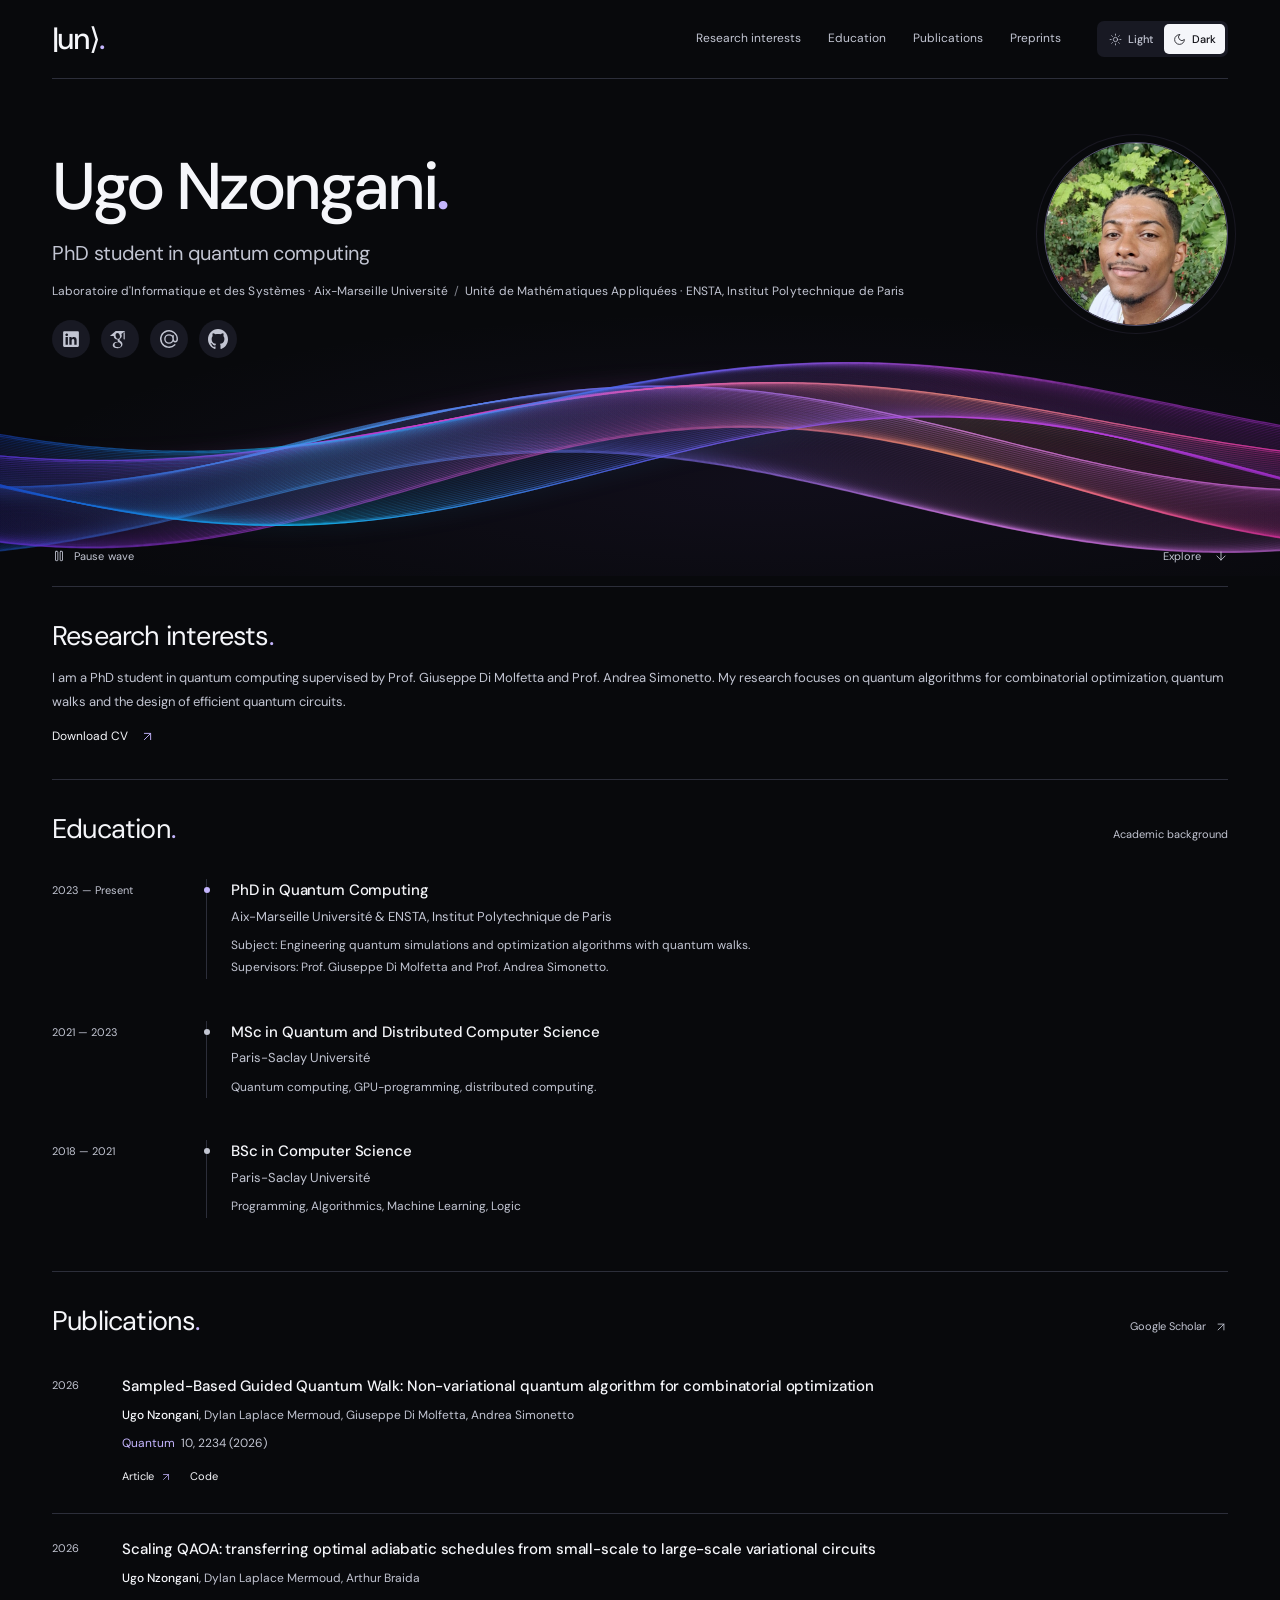
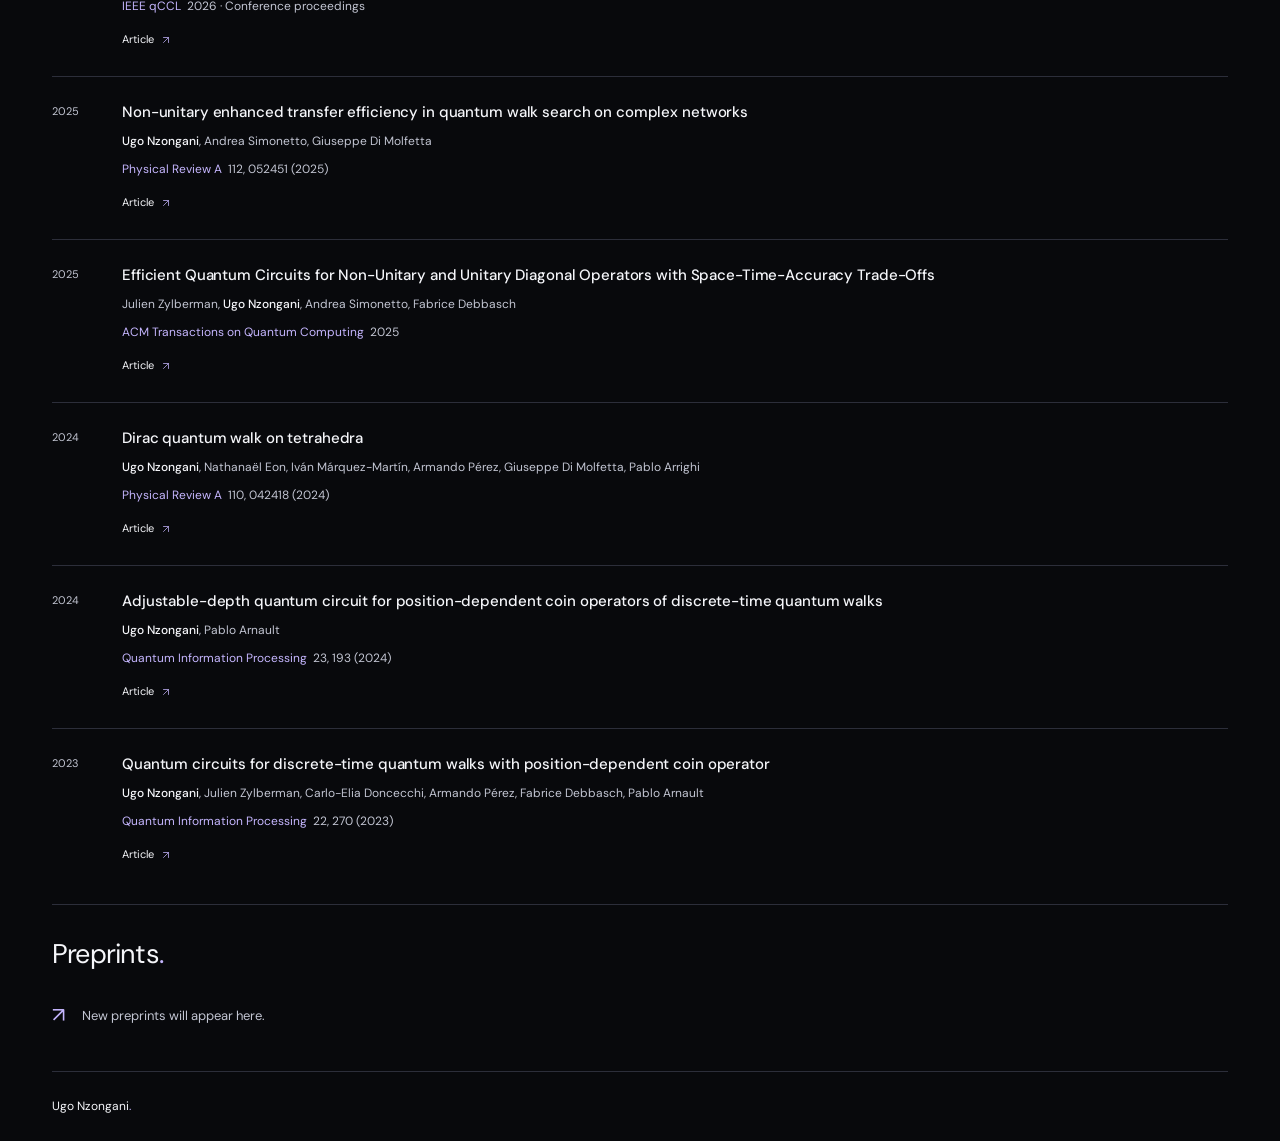
<file: docs/index.html>
<!doctype html>
<html lang="en">
<head>
  <meta charset="utf-8">
  <meta name="viewport" content="width=device-width,initial-scale=1">
  <meta name="color-scheme" content="dark light">
  <meta name="description" content="Ugo Nzongani — quantum computing, quantum walks and combinatorial optimization.">
  <meta name="author" content="Ugo Nzongani">
  <title>Ugo Nzongani — Quantum Computing</title>
  <link rel="icon" type="image/svg+xml" href="assets/profile.svg">
  <link rel="stylesheet" href="fonts.css">
  <link rel="stylesheet" href="styles.css">
  <script defer src="site-data.js"></script>
  <script defer src="app.js"></script>
</head>
<body>
<div id="researcher-page" class="op-page" data-mode="dark" lang="en">
  <header class="op-header">
    <a class="op-brand" href="#home" aria-label="Ugo Nzongani, home">un<span>.</span></a>
    <nav class="op-nav" aria-label="Main navigation">
      <a href="#research-interests">Research interests</a>
      <a href="#education">Education</a>
      <a href="#publications">Publications</a>
      <a href="#preprints">Preprints</a>
    </nav>
    <div class="op-appearance" role="group" aria-label="Appearance">
      <button type="button" class="" data-theme="light" aria-pressed="false"><span class="icon icon-sun" aria-hidden="true"></span><span>Light</span></button>
      <button type="button" class="" data-theme="dark" aria-pressed="true"><span class="icon icon-moon" aria-hidden="true"></span><span>Dark</span></button>
    </div>
  </header>

  <main>
    <section class="op-hero" id="home" aria-label="Ugo Nzongani’s profile">
      <div class="op-profile">
        <div class="op-intro">
          <h1 id="profile-name">Ugo Nzongani<span>.</span>
</h1>
          <p class="op-title" id="profile-title">PhD Candidate in Quantum Computing</p>
          <p class="op-affiliation" id="profile-affiliations">LIS · Aix-Marseille University <span aria-hidden="true">/</span> ENSTA Paris</p>
          <div id="profile-socials" class="op-socials" aria-label="Profiles and contact"></div>
</div>

        <div class="op-portrait-area"><div class="op-portrait"><img id="profile-photo" src="assets/profile.svg" alt="Ugo Nzongani" width="184" height="184" decoding="async" fetchpriority="high"></div></div>
</div>

      <div class="op-wave-field" aria-hidden="true"><canvas id="op-wave"></canvas></div>
      <div class="op-hero-bottom">
<button type="button" id="op-motion" class="op-motion" aria-label="Pause wave animation"><span id="op-motion-pause" class="op-motion-icon" aria-hidden="true"><span class="icon icon-pause" aria-hidden="true"></span></span><span id="op-motion-play" class="op-motion-icon" aria-hidden="true" hidden><span class="icon icon-play" aria-hidden="true"></span></span><span id="op-motion-label">Pause wave</span></button><a href="#education" aria-label="Discover my background and publications"><span>Explore</span><span class="icon icon-arrow-down" aria-hidden="true"></span></a>
</div>
    </section>

    <section class="op-about op-section" id="research-interests" aria-labelledby="op-interests-heading">
      <div class="op-editorial-heading"><h2 id="op-interests-heading">Research interests<span>.</span>
</h2></div>
      <div class="op-about-copy">
<div id="research-paragraphs"></div>
<a id="profile-cv" class="op-inline-link" href="uploads/resume.pdf" target="_blank" rel="noopener noreferrer">Download CV <span class="icon icon-arrow-up-right" aria-hidden="true"></span></a>
</div></section>

    <section class="op-education op-section" id="education" aria-labelledby="op-education-heading">
      <div class="op-editorial-heading">
<h2 id="op-education-heading">Education<span>.</span>
</h2>
<span>Academic background</span>
</div>
      <ol id="education-list" class="op-education-list"></ol></section>

    <section class="op-publication-list op-section" id="publications" aria-labelledby="op-publications-heading">
      <div class="op-editorial-heading">
<h2 id="op-publications-heading">Publications<span>.</span>
</h2>
<a class="op-all-papers" href="https://scholar.google.com/citations?hl=en&amp;user=VB310fsAAAAJ" target="_blank" rel="noopener noreferrer" data-scholar-link="true">Google Scholar <span class="icon icon-arrow-up-right" aria-hidden="true"></span></a>
</div>
      <div id="publication-list" class="op-references"></div></section>

    <section class="op-preprints op-section" id="preprints" aria-labelledby="op-preprints-heading">
      <div class="op-editorial-heading"><h2 id="op-preprints-heading">Preprints<span>.</span>
</h2></div>
      <div id="preprint-list"></div></section>
  </main>
  <footer class="op-footer"><span id="profile-footer">Ugo Nzongani<span class="op-footer-dot">.</span></span></footer>
</div>



<noscript><p style="padding:24px;font-family:Arial,sans-serif;color:#ffffff;background:#08090c">Please enable JavaScript to view the education and publication lists.</p></noscript>
</body>
</html>
</file>
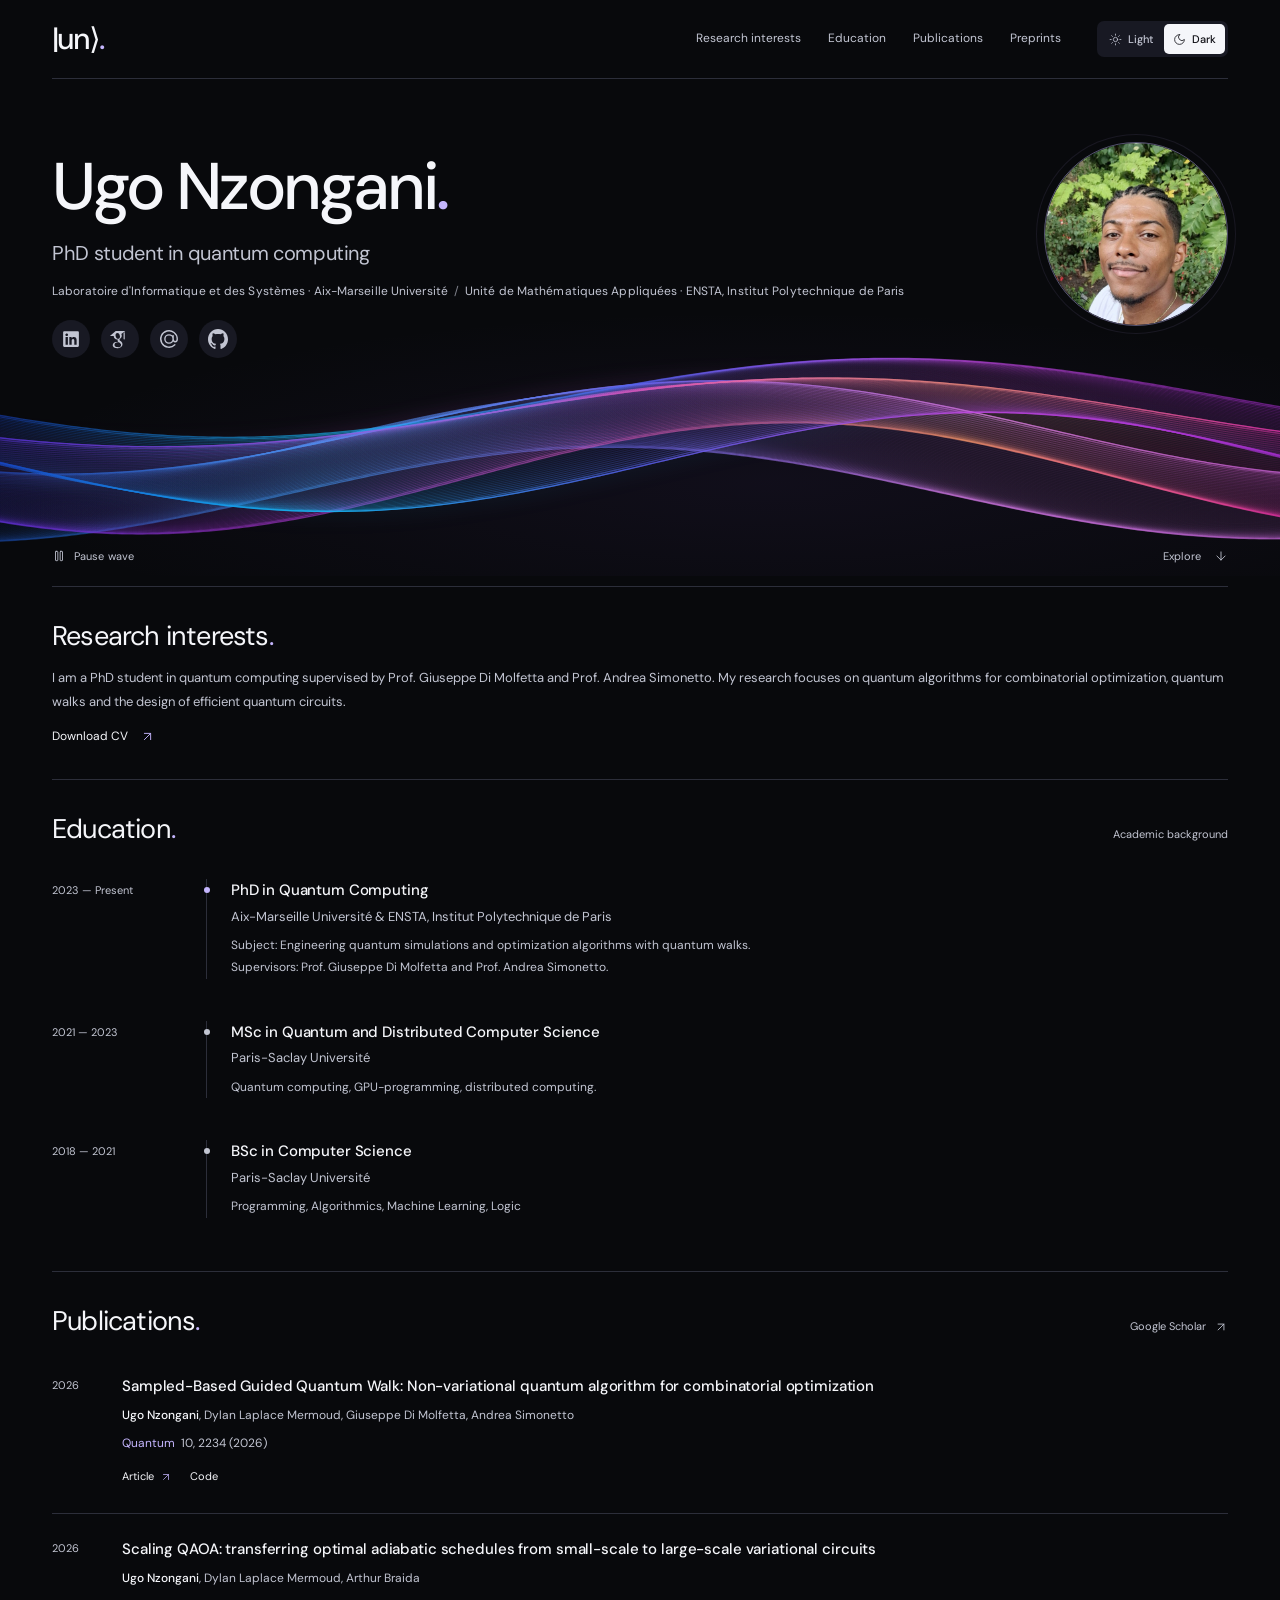
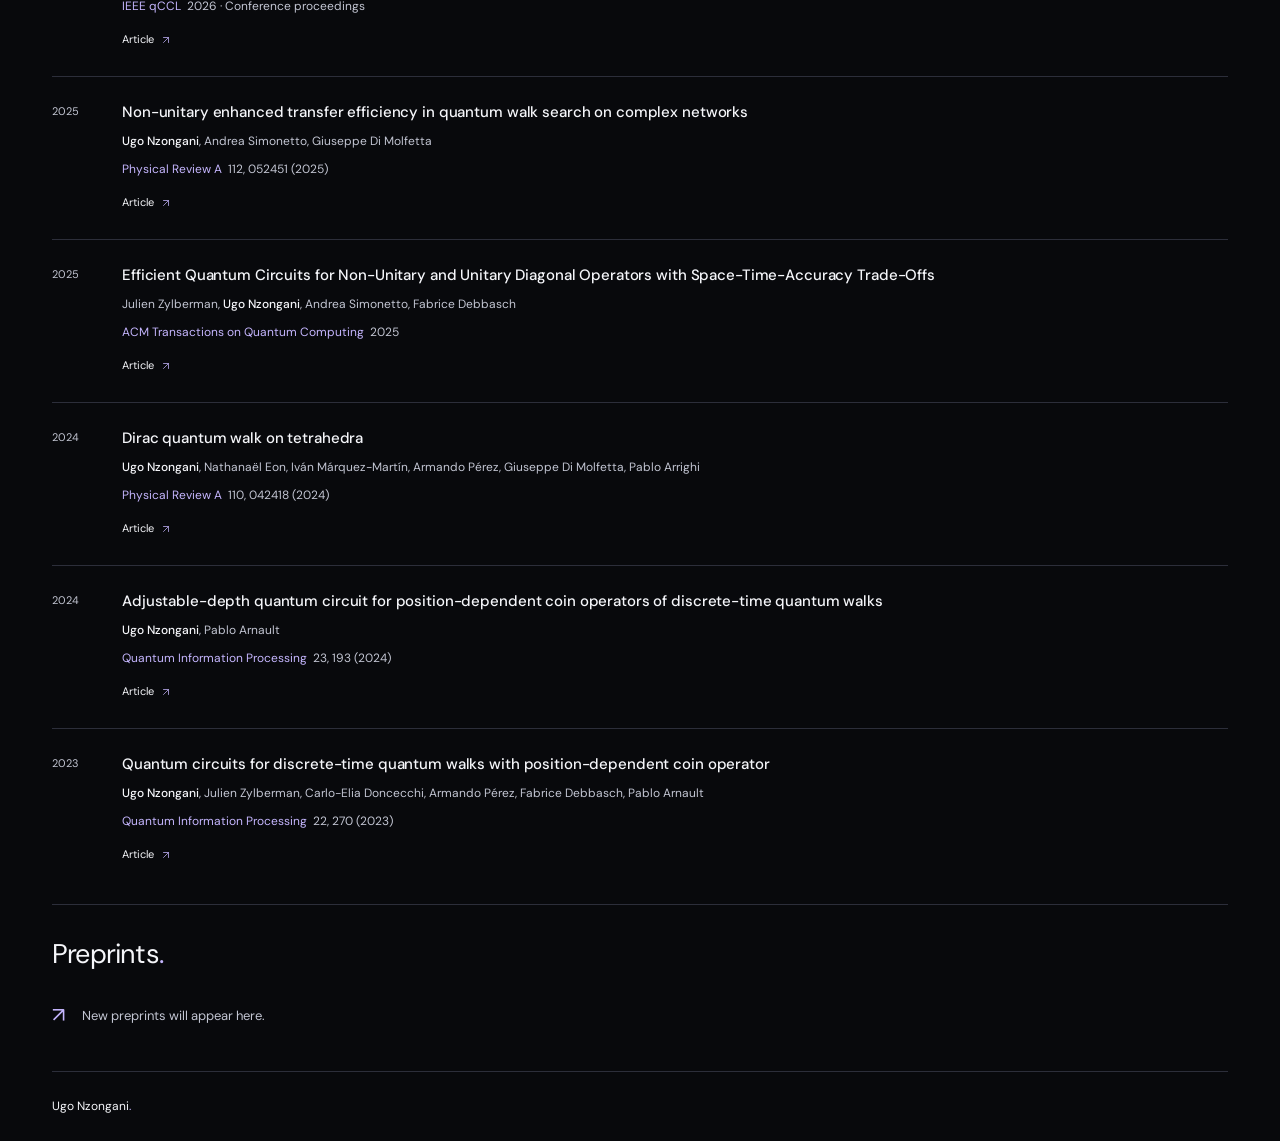
<file: docs/experience/index.html>
<!doctype html>
<html lang="en"><head><meta charset="utf-8"><meta name="viewport" content="width=device-width,initial-scale=1"><meta http-equiv="refresh" content="0;url=../#education"><title>Ugo Nzongani</title></head><body><p>This page has moved. <a href="../#education">Continue to Ugo Nzongani’s website</a>.</p></body></html>
</file>
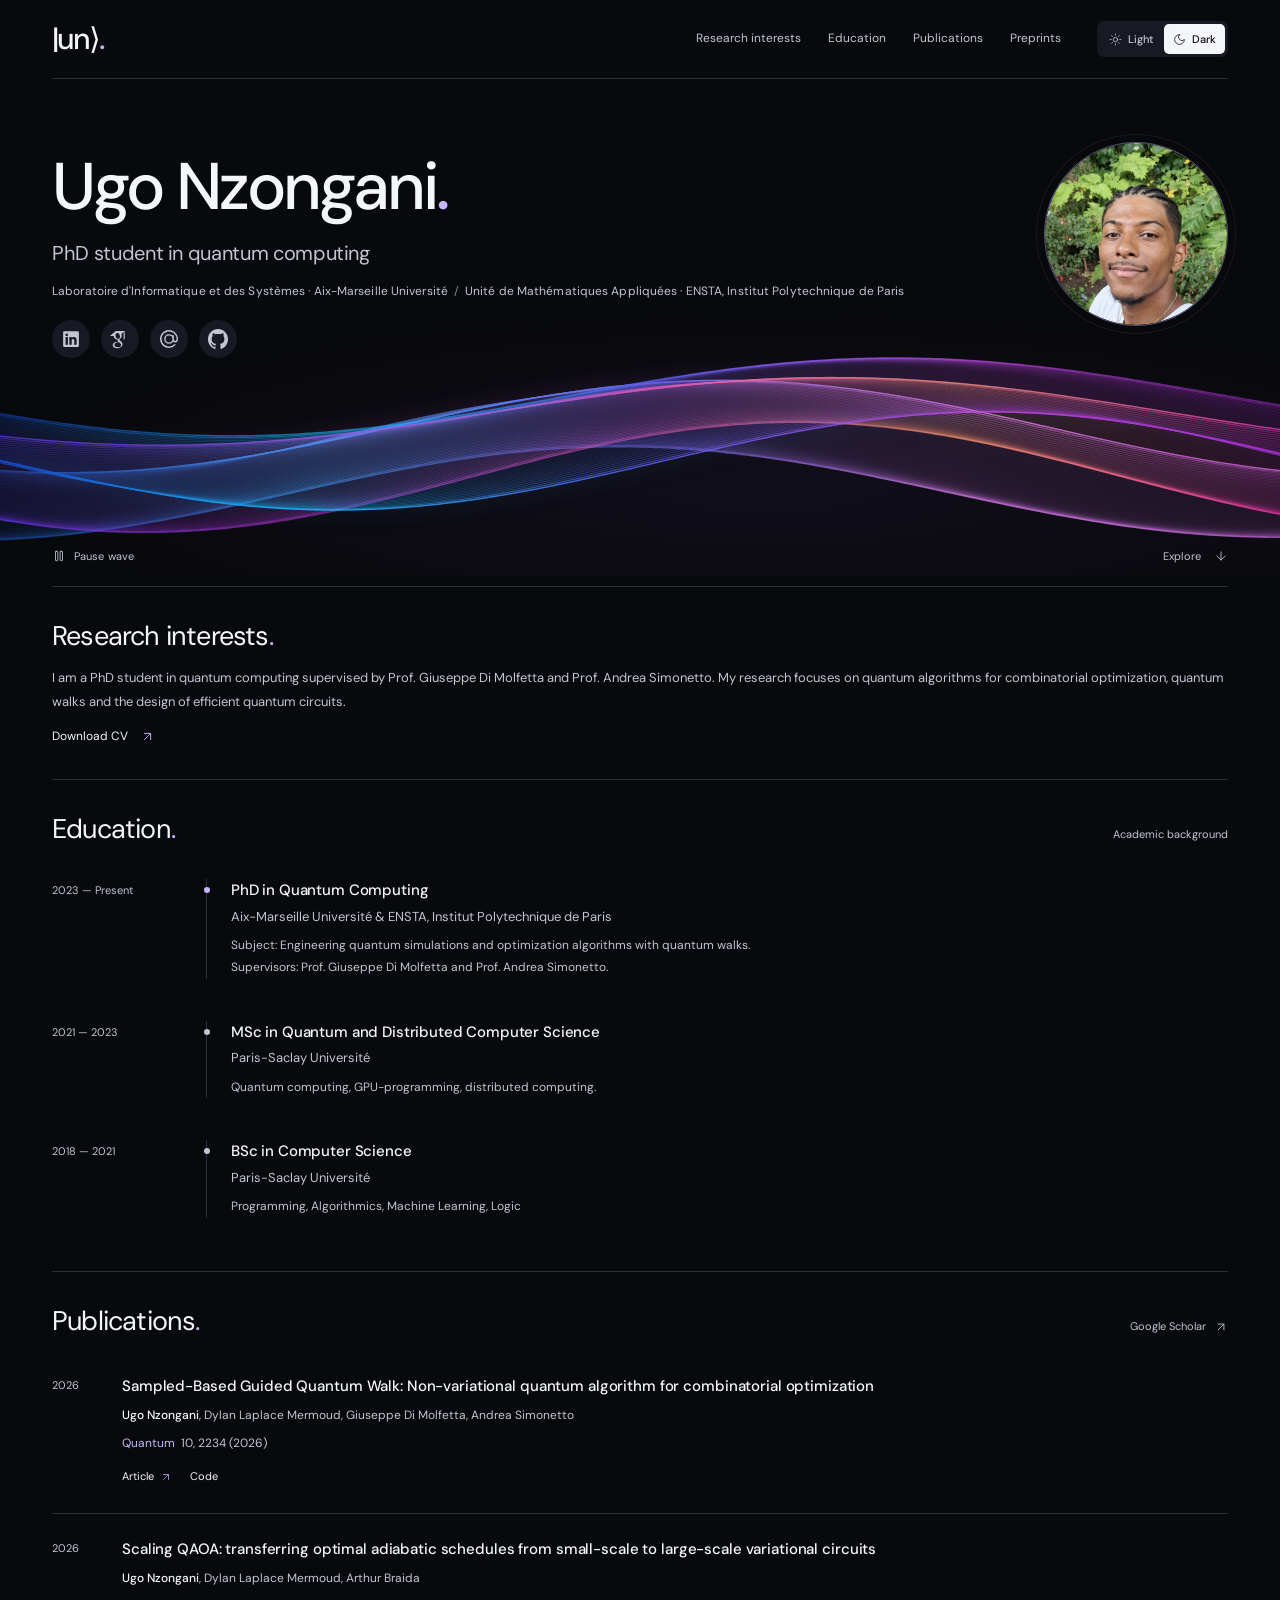
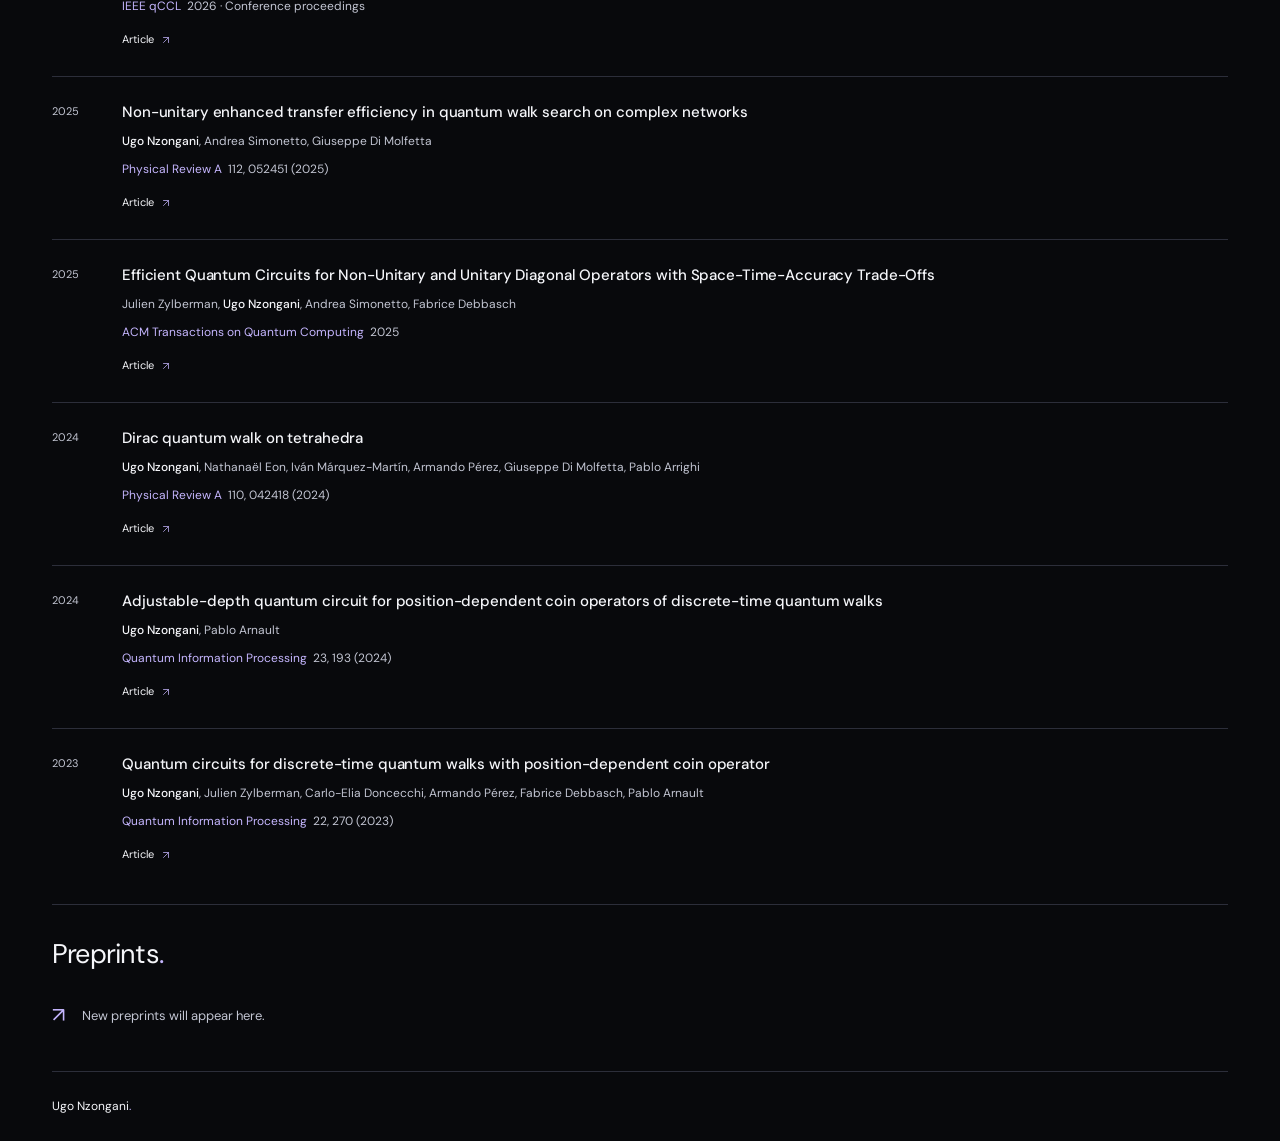
<file: docs/publication/index.html>
<!doctype html>
<html lang="en"><head><meta charset="utf-8"><meta name="viewport" content="width=device-width,initial-scale=1"><meta http-equiv="refresh" content="0;url=../#publications"><title>Ugo Nzongani</title></head><body><p>This page has moved. <a href="../#publications">Continue to Ugo Nzongani’s website</a>.</p></body></html>
</file>
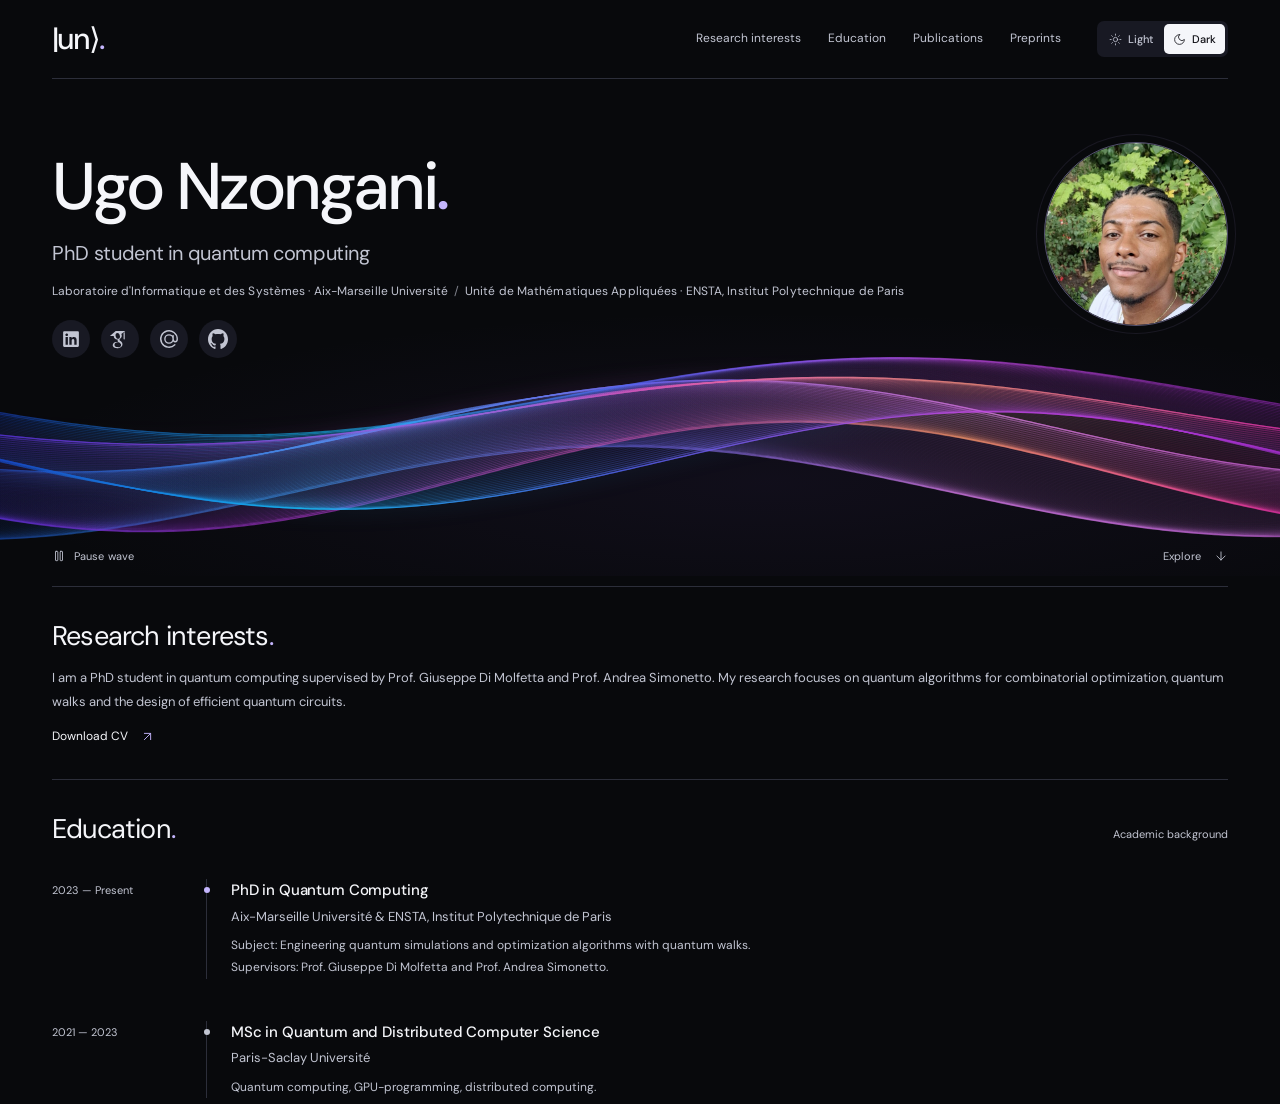
<file: docs/publication/samba/index.html>
<!doctype html>
<html lang="en"><head><meta charset="utf-8"><meta name="viewport" content="width=device-width,initial-scale=1"><meta http-equiv="refresh" content="0;url=../../#publication-samba-gqw"><title>Ugo Nzongani</title></head><body><p>This page has moved. <a href="../../#publication-samba-gqw">Continue to Ugo Nzongani’s website</a>.</p></body></html>
</file>
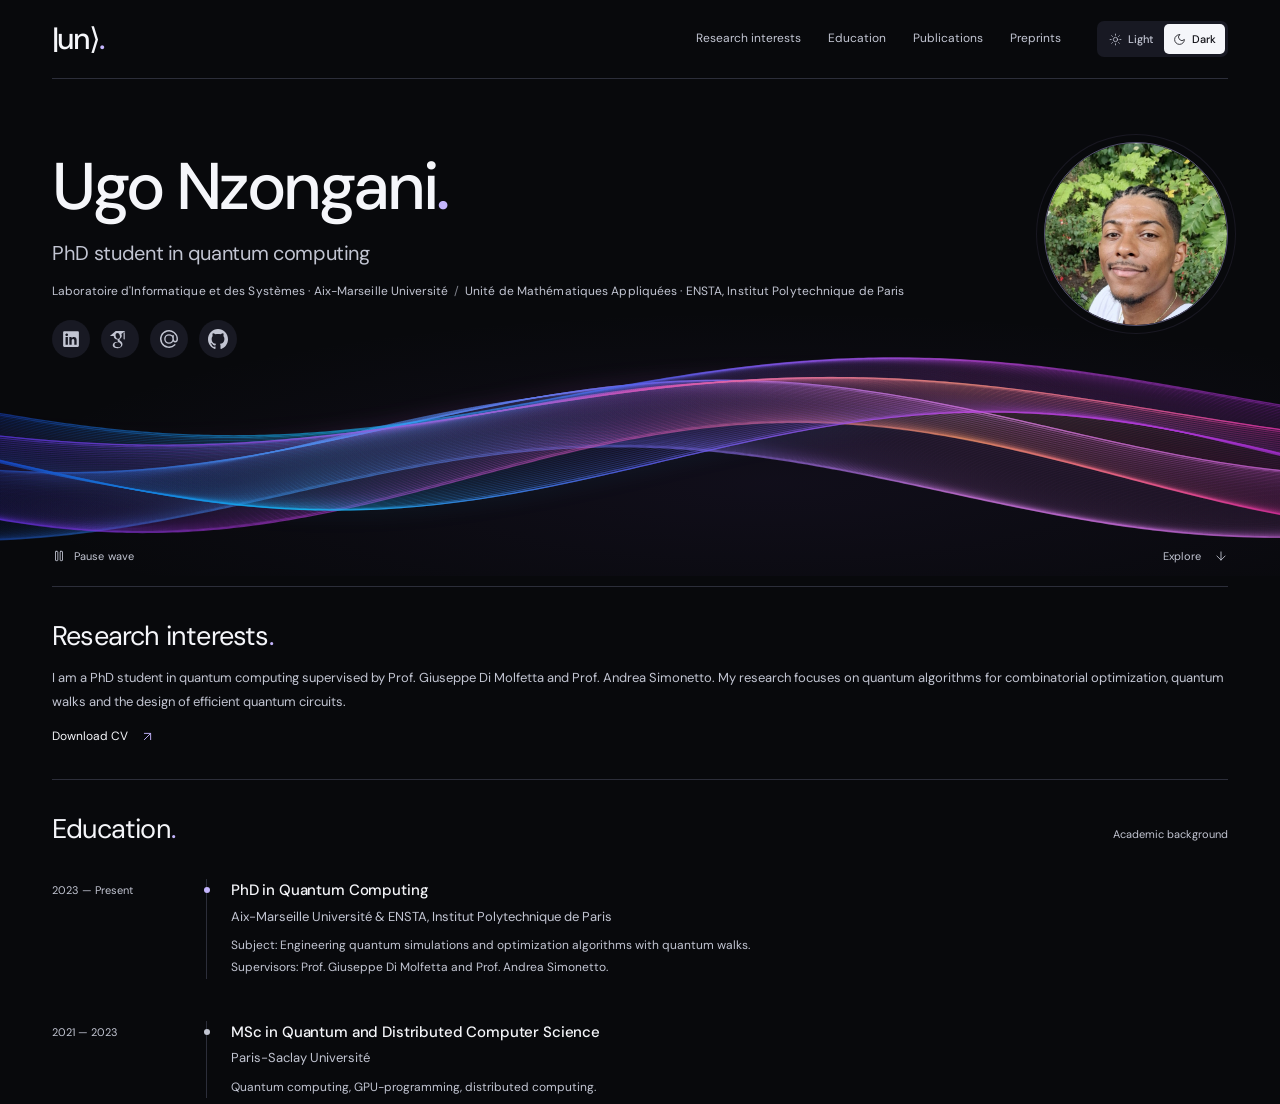
<file: docs/publication/schedule-learning/index.html>
<!doctype html>
<html lang="en"><head><meta charset="utf-8"><meta name="viewport" content="width=device-width,initial-scale=1"><meta http-equiv="refresh" content="0;url=../../#publication-gt-qaoa"><title>Ugo Nzongani</title></head><body><p>This page has moved. <a href="../../#publication-gt-qaoa">Continue to Ugo Nzongani’s website</a>.</p></body></html>
</file>
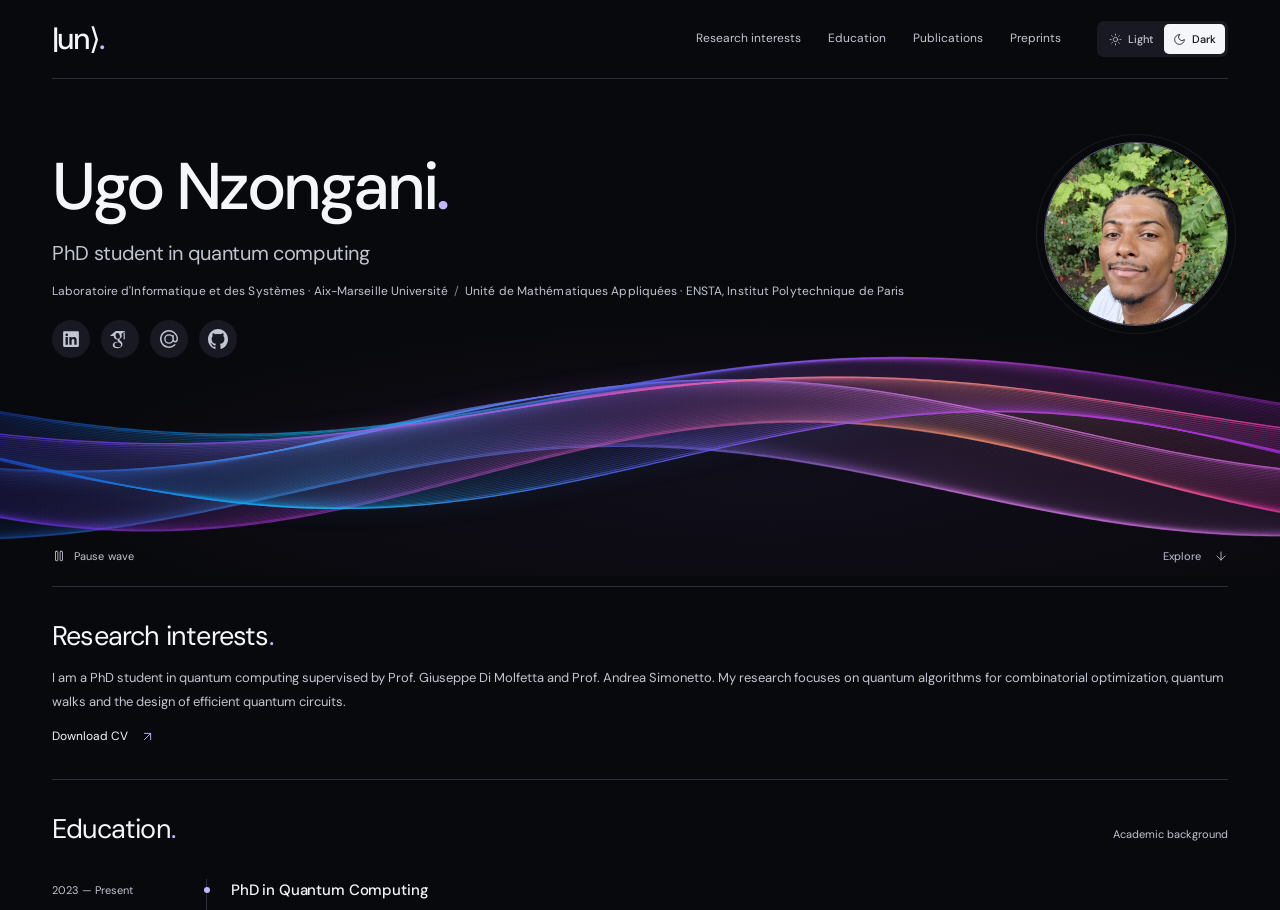
<file: docs/publication/w-2025-4/index.html>
<!doctype html>
<html lang="en"><head><meta charset="utf-8"><meta name="viewport" content="width=device-width,initial-scale=1"><meta http-equiv="refresh" content="0;url=../../#publication-nonunitary-search"><title>Ugo Nzongani</title></head><body><p>This page has moved. <a href="../../#publication-nonunitary-search">Continue to Ugo Nzongani’s website</a>.</p></body></html>
</file>
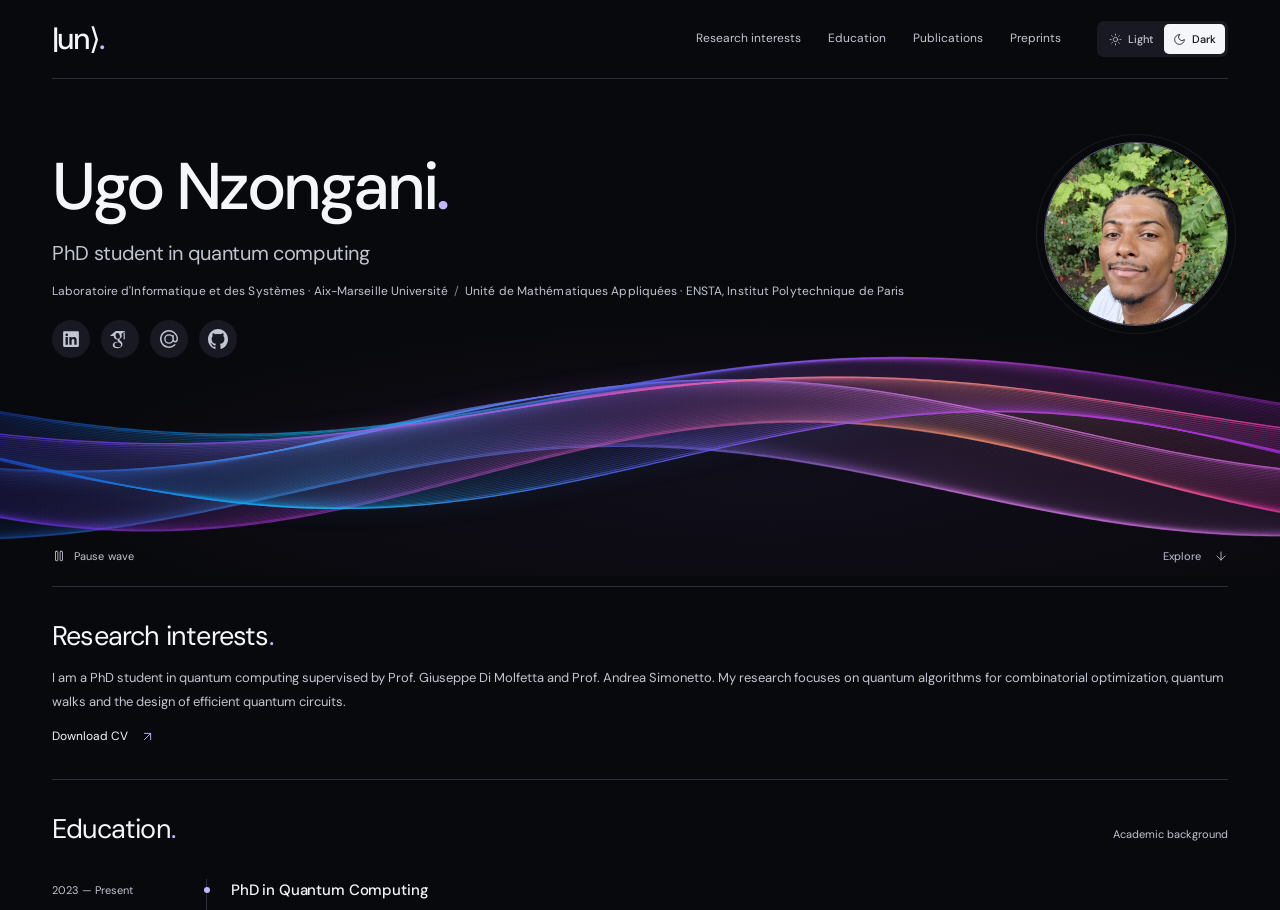
<file: docs/publication/w-2025-5/index.html>
<!doctype html>
<html lang="en"><head><meta charset="utf-8"><meta name="viewport" content="width=device-width,initial-scale=1"><meta http-equiv="refresh" content="0;url=../../#publication-diagonal-operators"><title>Ugo Nzongani</title></head><body><p>This page has moved. <a href="../../#publication-diagonal-operators">Continue to Ugo Nzongani’s website</a>.</p></body></html>
</file>
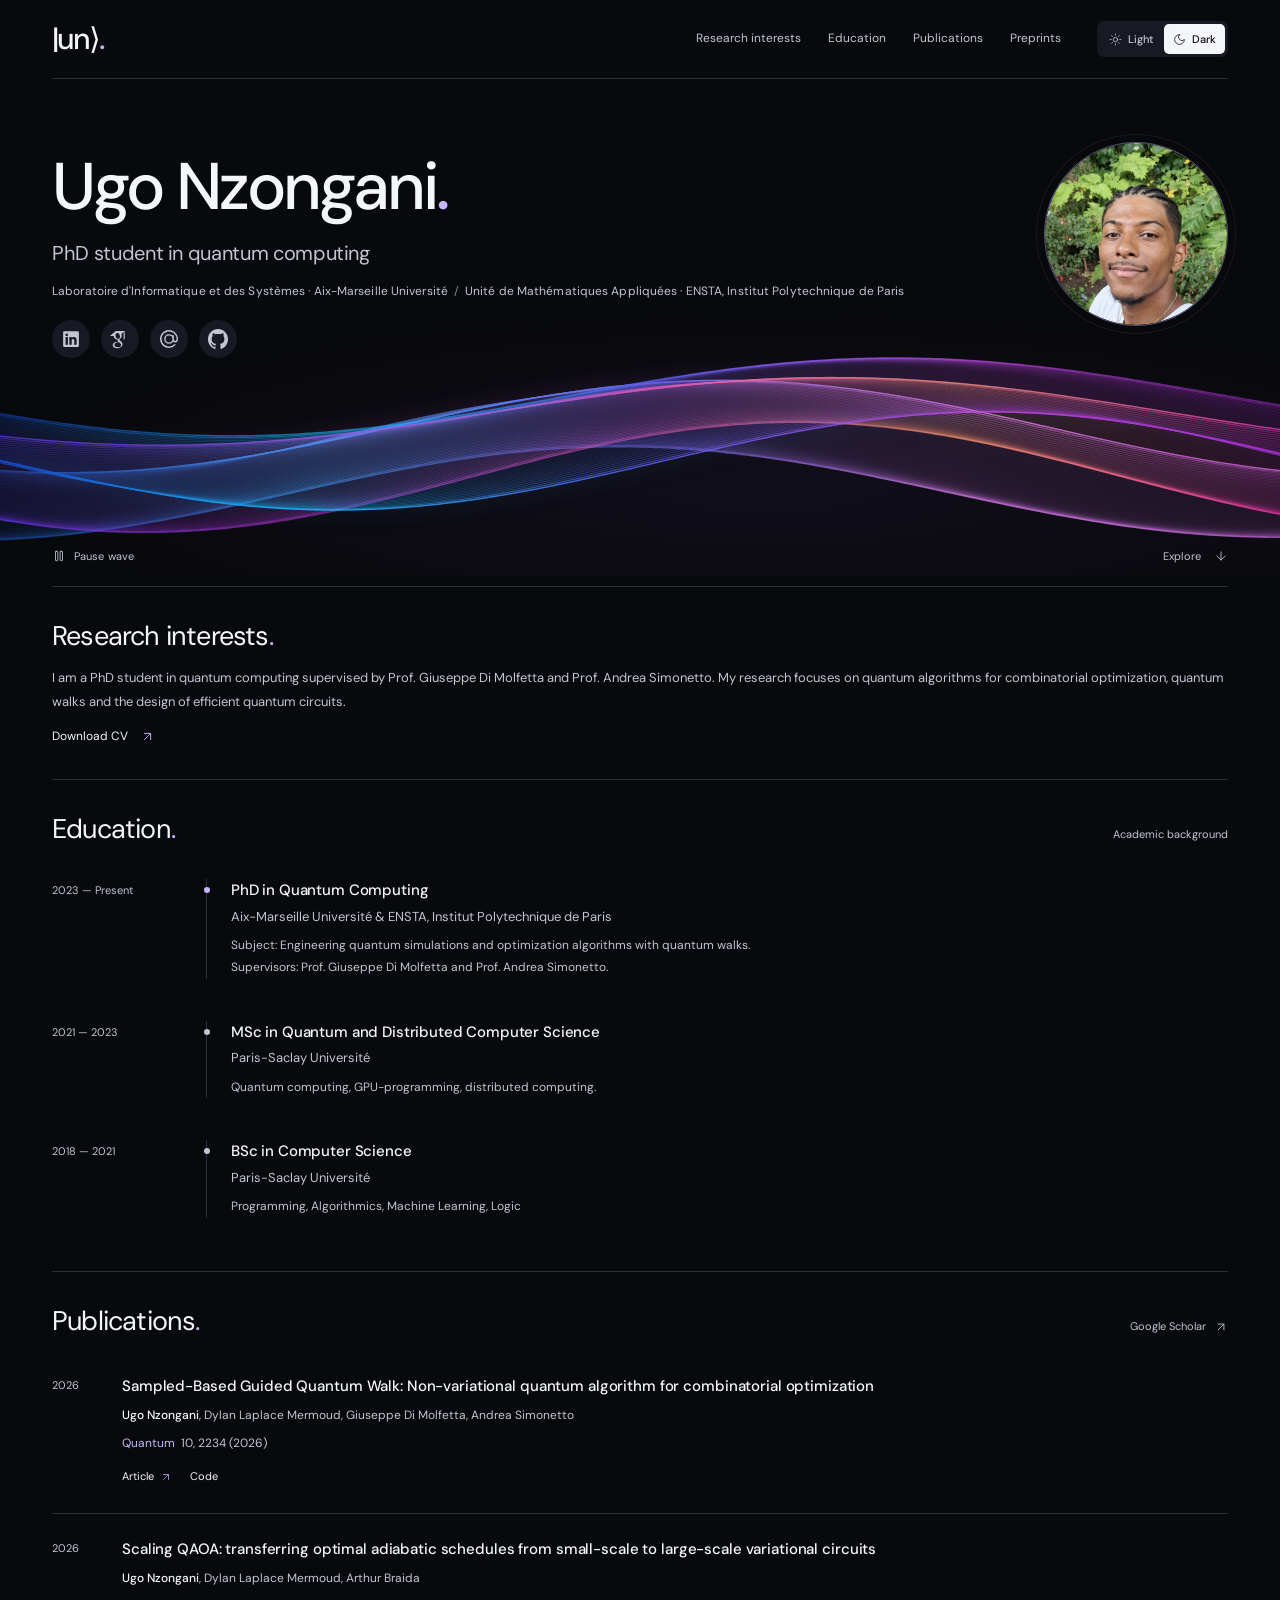
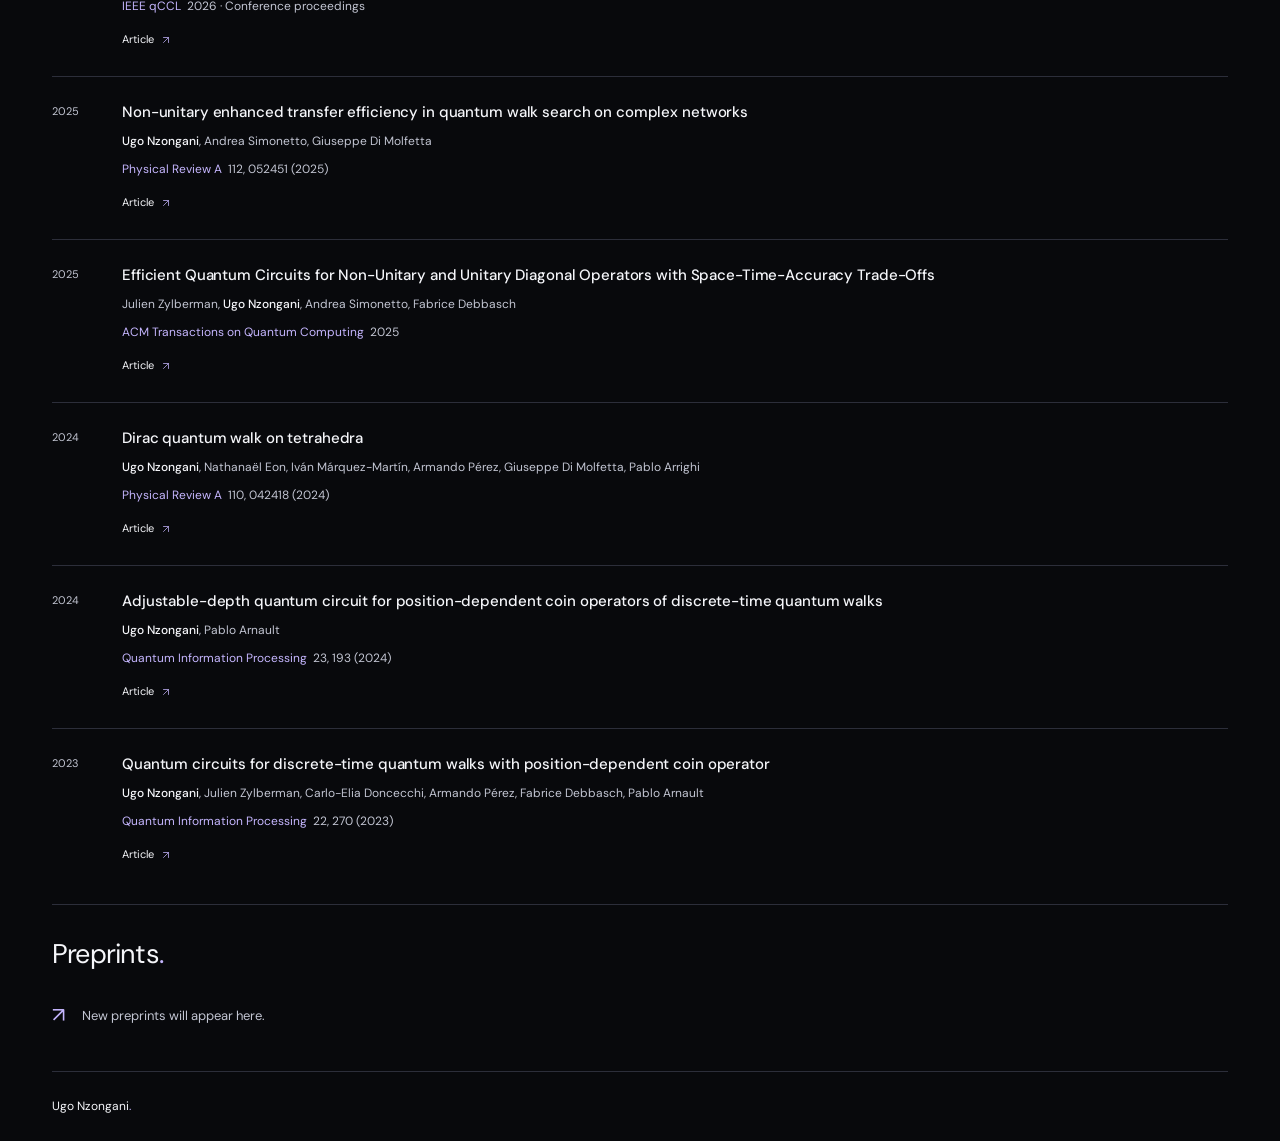
<file: docs/publication/y-2024-4/index.html>
<!doctype html>
<html lang="en"><head><meta charset="utf-8"><meta name="viewport" content="width=device-width,initial-scale=1"><meta http-equiv="refresh" content="0;url=../../#publication-dirac-tetrahedra"><title>Ugo Nzongani</title></head><body><p>This page has moved. <a href="../../#publication-dirac-tetrahedra">Continue to Ugo Nzongani’s website</a>.</p></body></html>
</file>
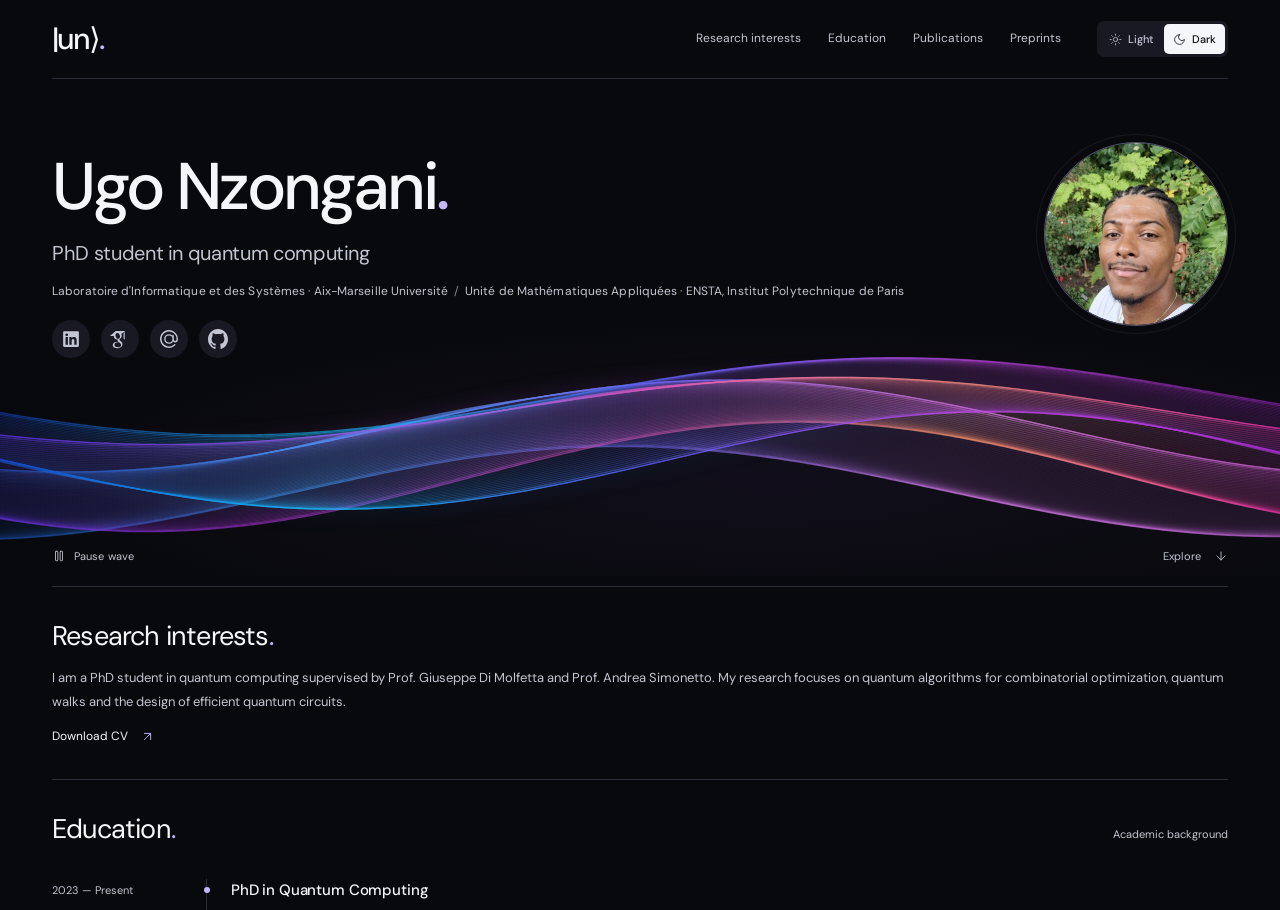
<file: docs/publication/y-2024-5/index.html>
<!doctype html>
<html lang="en"><head><meta charset="utf-8"><meta name="viewport" content="width=device-width,initial-scale=1"><meta http-equiv="refresh" content="0;url=../../#publication-position-dependent-coins"><title>Ugo Nzongani</title></head><body><p>This page has moved. <a href="../../#publication-position-dependent-coins">Continue to Ugo Nzongani’s website</a>.</p></body></html>
</file>
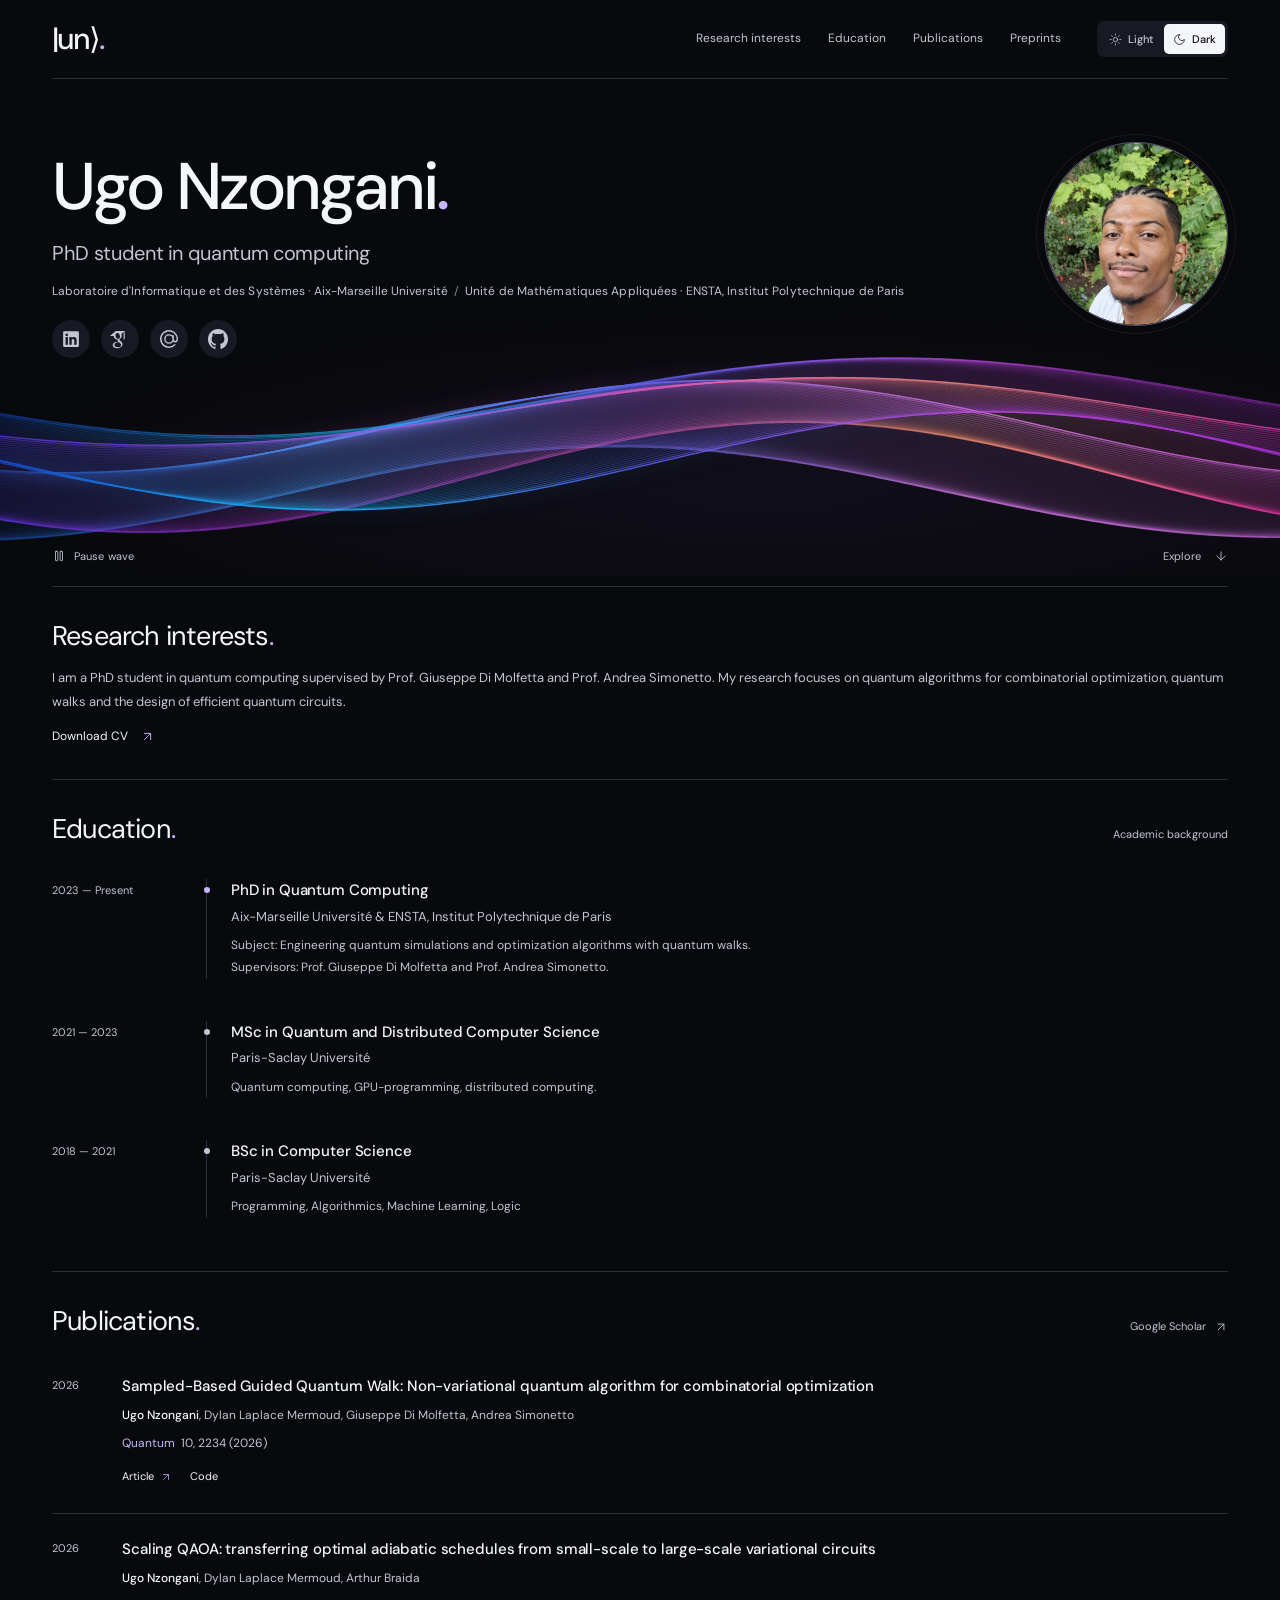
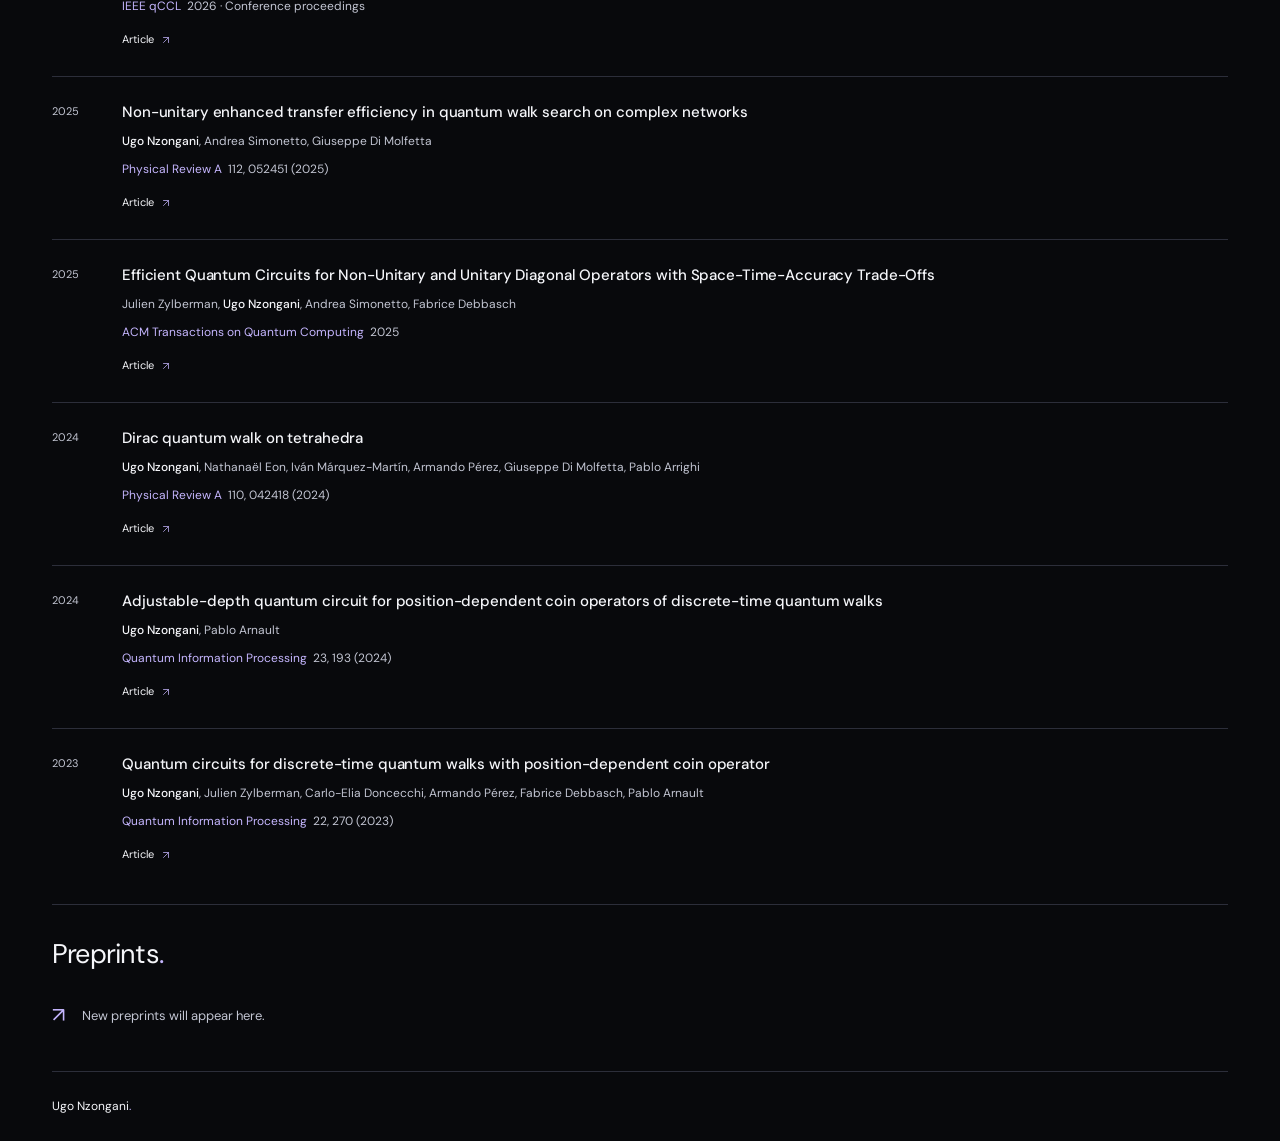
<file: docs/publication/z-2023-1/index.html>
<!doctype html>
<html lang="en"><head><meta charset="utf-8"><meta name="viewport" content="width=device-width,initial-scale=1"><meta http-equiv="refresh" content="0;url=../../#publication-dtqw-circuits"><title>Ugo Nzongani</title></head><body><p>This page has moved. <a href="../../#publication-dtqw-circuits">Continue to Ugo Nzongani’s website</a>.</p></body></html>
</file>
<file: docs/fonts.css>
/* DM Sans, locally hosted. See assets/fonts/OFL.txt. */
@font-face { font-family:'DM Sans';font-style:normal;font-weight:400;font-display:swap;src:url('./assets/fonts/dm-sans-400.ttf') format('truetype'); }
@font-face { font-family:'DM Sans';font-style:normal;font-weight:500;font-display:swap;src:url('./assets/fonts/dm-sans-500.ttf') format('truetype'); }
@font-face { font-family:'DM Sans';font-style:normal;font-weight:600;font-display:swap;src:url('./assets/fonts/dm-sans-600.ttf') format('truetype'); }
</file>
<file: docs/styles.css>
#researcher-page { --op-bg:light-dark(#ffffff,#08090c); --op-fg:light-dark(#20232e,#f4f3f8); --op-sub:light-dark(#626570,#a8a7b4); --op-rule:light-dark(#e8e8ee,#25252f); --op-soft:light-dark(#f4f4f8,#15151f); --op-accent:light-dark(#6752c7,#b7a7f4); --op-glow:light-dark(rgba(133,109,236,.045),rgba(101,64,166,.095)); --op-on:light-dark(#ffffff,#101016); --op-photo:light-dark(#f4f3fa,#11111b); width:100%; background:var(--op-bg); color:var(--op-fg); font-family:'DM Sans',Arial,sans-serif; font-size:14px; line-height:1.6; color-scheme:light dark; overflow:clip; }
  #researcher-page[data-mode="light"] { color-scheme:light; --op-bg:#ffffff; --op-fg:#20232e; --op-sub:#555b69; --op-rule:#e8e8ee; --op-soft:#f4f4f8; --op-accent:#6752c7; --op-glow:rgba(133,109,236,.045); --op-on:#ffffff; --op-photo:#f4f3fa; }
  #researcher-page[data-mode="dark"] { color-scheme:dark; --op-bg:#08090c; --op-fg:#f5f6fa; --op-sub:#c2c5d2; --op-rule:#2c2e3a; --op-soft:#181923; --op-accent:#c4b5fd; --op-glow:rgba(101,64,166,.095); --op-on:#101016; --op-photo:#14151e; }
  #researcher-page *,#researcher-page *::before,#researcher-page *::after { box-sizing:border-box; }
  #researcher-page [hidden] { display:none!important; }
  #researcher-page p,#researcher-page h1,#researcher-page h2,#researcher-page h3 { margin:0; }
  #researcher-page h1,#researcher-page h2,#researcher-page h3 { color:var(--op-fg); }
  #researcher-page a { color:inherit; text-decoration:none; }
  #researcher-page a:hover { color:var(--op-accent); }
  #researcher-page button { font-family:inherit; }
  #researcher-page .op-sr { position:absolute; width:1px; height:1px; padding:0; margin:-1px; overflow:hidden; clip-path:inset(50%); white-space:nowrap; border:0; }
  #researcher-page .op-header { display:flex; align-items:center; gap:36px; height:79px; margin:0 52px; border-bottom:1px solid var(--op-rule); }
  #researcher-page .op-brand { font-weight:500; font-size:30px; letter-spacing:-2px; line-height:1; }
  #researcher-page .op-brand span { color:var(--op-accent); }
  #researcher-page .op-nav { display:flex; gap:27px; margin-left:auto; color:var(--op-sub); font-size:12px; }
  #researcher-page .op-appearance { display:flex; align-items:center; gap:2px; padding:3px; border-radius:7px; background:var(--op-soft); flex-shrink:0; }
  #researcher-page .op-appearance button { display:flex; gap:6px; align-items:center; justify-content:center; min-height:30px; padding:6px 9px; border:0; border-radius:5px; background:transparent; color:var(--op-sub); font-size:11px; font-weight:500; }
  #researcher-page .op-appearance button[aria-pressed="true"] { background:var(--op-fg); color:var(--op-on); }
  #researcher-page .op-appearance .icon { width:13px; height:13px;  }
  #researcher-page .op-hero { position:relative; padding:63px 52px 228px; }
  #researcher-page .op-profile { display:grid; grid-template-columns:minmax(0,1fr) 184px; align-items:start; gap:54px; position:relative; z-index:2; }
  #researcher-page .op-intro { min-width:0; padding-top:9px; }
  #researcher-page h1 { font-size:clamp(42px,6.5vw,66px); font-weight:500; letter-spacing:-3.4px; line-height:1.08; white-space:nowrap; }
  #researcher-page h1>span { color:var(--op-accent); }
  #researcher-page .op-title { font-size:20px; font-weight:400; color:var(--op-sub); margin-top:17px; letter-spacing:-.35px; line-height:1.45; }
  #researcher-page .op-socials { display:flex; gap:11px; margin-top:19px; align-items:center; }
  #researcher-page .op-social { width:38px; height:38px; display:flex; align-items:center; justify-content:center; border-radius:50%; color:var(--op-sub); background:var(--op-soft); }
  #researcher-page .op-social:hover { color:var(--op-accent); background:color-mix(in srgb,var(--op-accent) 11%,var(--op-bg)); }
  #researcher-page .op-mark { display:block; width:18px; height:18px; background:currentColor; mask-image:var(--op-logo); mask-position:center; mask-repeat:no-repeat; mask-size:contain; -webkit-mask-image:var(--op-logo); -webkit-mask-position:center; -webkit-mask-repeat:no-repeat; -webkit-mask-size:contain; }
  #researcher-page .op-linkedin { --op-logo:url('./assets/icons/linkedin.svg'); }
  #researcher-page .op-scholar { --op-logo:url('./assets/icons/scholar.svg'); width:23px; height:23px; }
  #researcher-page .op-email { --op-logo:url('./assets/icons/email.svg'); width:22px; height:22px; }
  #researcher-page .op-github { --op-logo:url('./assets/icons/github.svg'); width:20px; height:20px; }
  #researcher-page .op-affiliation { margin-top:14px; color:var(--op-sub); font-size:12px; letter-spacing:.1px; }
  #researcher-page .op-affiliation>span { padding:0 6px; opacity:.65; }
  #researcher-page .op-portrait-area { display:flex; align-items:center; flex-direction:column; gap:14px; }
  #researcher-page .op-portrait { position:relative; display:flex; align-items:center; justify-content:center; width:184px; height:184px; padding:0; border:1px solid color-mix(in srgb,var(--op-accent) 27%,var(--op-rule)); border-radius:50%; background:var(--op-photo); color:var(--op-sub); box-shadow:0 0 0 7px var(--op-bg),0 0 0 8px color-mix(in srgb,var(--op-accent) 9%,var(--op-bg)); }

  #researcher-page .op-portrait img { width:100%; height:100%; object-fit:cover; object-position:center; border-radius:50%; }

  #researcher-page .op-wave-field { position:absolute; inset:auto 0 10px; height:267px; pointer-events:none; background:radial-gradient(ellipse at 60% 65%,var(--op-glow),transparent 70%); }
  #researcher-page .op-wave-field canvas { display:block; width:100%; height:100%; }
  #researcher-page .op-hero-bottom { position:absolute; left:52px; right:52px; bottom:15px; display:flex; gap:20px; align-items:center; justify-content:space-between; color:var(--op-sub); font-size:11px; letter-spacing:.15px; }
  #researcher-page .op-hero-bottom>a { display:flex; gap:13px; align-items:center; }
  #researcher-page .op-hero-bottom .icon { width:14px; height:14px;  }
  #researcher-page .op-motion { display:inline-flex; align-items:center; gap:8px; min-height:30px; padding:5px 0; border:0; background:transparent; color:var(--op-sub); font-size:11px; line-height:1.5; letter-spacing:.1px; }
  #researcher-page .op-motion:hover { color:var(--op-accent); }
  #researcher-page .op-motion-icon { display:flex; align-items:center; }
  @media(pointer:coarse) { #researcher-page .op-motion { min-height:44px; } }
  #researcher-page .op-section { margin:0 52px; border-top:1px solid var(--op-rule); }
  #researcher-page .op-about { padding:32px 0; }
  #researcher-page .op-about-copy { max-width:none; }

  #researcher-page .op-about-copy p { color:var(--op-sub); font-size:13px; line-height:1.85; }
  #researcher-page .op-inline-link { display:inline-flex; gap:12px; align-items:center; font-size:12px; padding-top:13px; }
  #researcher-page .op-inline-link .icon { width:15px; height:15px; color:var(--op-accent); }
  
  #researcher-page .op-section-line { display:flex; gap:20px; align-items:center; justify-content:space-between; }
  #researcher-page .op-section-line>span { color:var(--op-sub); font-size:11px; }

  #researcher-page .op-all-papers { display:inline-flex; gap:8px; align-items:center; color:var(--op-sub); font-size:11px; }
  #researcher-page .op-all-papers .icon { width:14px; height:14px; }

  #researcher-page .op-footer { display:flex; justify-content:space-between; align-items:center; gap:24px; margin:0 52px; padding:25px 0; border-top:1px solid var(--op-rule); color:var(--op-sub); font-size:11px; }
  #researcher-page .op-footer>span:first-child { color:var(--op-fg); font-size:12px; }
  #researcher-page .op-footer-dot { color:var(--op-accent); }
  #researcher-page .op-footer>a { display:flex; gap:10px; align-items:center; }
  #researcher-page .op-footer .icon { width:14px; height:14px; }
  #researcher-page .op-education,#researcher-page .op-publication-list,#researcher-page .op-preprints { padding:32px 0; }
  #researcher-page .op-editorial-heading { display:flex; align-items:baseline; justify-content:space-between; gap:24px; margin-bottom:13px; }
  #researcher-page .op-editorial-heading>h2 { font-size:27px; font-weight:400; letter-spacing:-.8px; line-height:1.25; }
  #researcher-page .op-editorial-heading>h2>span { color:var(--op-accent); }
  #researcher-page .op-editorial-heading>span { color:var(--op-sub); font-size:11px; }
  #researcher-page .op-education-list { list-style:none; margin:0; padding:0; }
  #researcher-page .op-degree { display:grid; grid-template-columns:126px minmax(0,1fr); gap:28px; padding:21px 0; }
  #researcher-page .op-degree-period { padding-top:3px; font-size:11px; color:var(--op-sub); }
  #researcher-page .op-degree-content { position:relative; border-left:1px solid var(--op-rule); padding-left:24px; }
  #researcher-page .op-degree-content::before { content:''; position:absolute; left:-3.5px; top:8px; width:6px; height:6px; border-radius:50%; background:var(--op-sub); }
  #researcher-page .op-degree:first-child .op-degree-content::before { background:var(--op-accent); }
  #researcher-page .op-degree h3 { font-size:15px; font-weight:500; letter-spacing:-.15px; line-height:1.55; }
  #researcher-page .op-degree-school { margin-top:4px; font-size:13px; color:var(--op-sub); }
  #researcher-page .op-degree-detail { margin-top:8px; font-size:12px; color:var(--op-sub); line-height:1.8; }
  #researcher-page .op-reference { display:grid; grid-template-columns:48px minmax(0,1fr); gap:22px; padding:23px 0; border-bottom:1px solid var(--op-rule); }
  #researcher-page .op-reference:last-child { border-bottom:0; padding-bottom:4px; }
  #researcher-page .op-reference-year { font-size:11px; color:var(--op-sub); padding-top:3px; }
  #researcher-page .op-reference h3 { font-size:15px; font-weight:500; letter-spacing:-.12px; line-height:1.6; overflow-wrap:anywhere; }
  #researcher-page .op-reference-authors { color:var(--op-sub); font-size:12px; line-height:1.8; margin-top:7px; }
  #researcher-page .op-reference-authors strong { color:var(--op-fg); font-weight:500; }
  #researcher-page .op-reference-venue { font-size:12px; color:var(--op-accent); margin-top:7px; line-height:1.7; }
  #researcher-page .op-reference-venue>span { color:var(--op-sub); margin-left:6px; }
  #researcher-page .op-reference-links { display:flex; flex-wrap:wrap; gap:18px; margin-top:10px; font-size:11px; }
  #researcher-page .op-reference-links>a { display:inline-flex; gap:6px; align-items:center; padding:2px 0; }
  #researcher-page .op-reference-links .icon { width:12px; height:12px; color:var(--op-accent); }
  #researcher-page .op-preprints-empty { display:flex; align-items:center; gap:17px; padding:16px 0 6px; }
  #researcher-page .op-preprints-empty>p { font-size:13px; color:var(--op-sub); }
  #researcher-page .op-empty-mark { font-size:21px; color:var(--op-accent); font-weight:400; }
  @media(max-width:690px) { #researcher-page .op-editorial-heading { flex-wrap:wrap; gap:10px 20px; } #researcher-page .op-editorial-heading>h2 { font-size:25px; } #researcher-page .op-degree { grid-template-columns:1fr; gap:9px; padding:19px 0; } #researcher-page .op-degree-period { padding-left:25px; } #researcher-page .op-degree h3 { font-size:15px; } #researcher-page .op-reference { grid-template-columns:1fr; gap:8px; padding:24px 0; } #researcher-page .op-reference h3 { font-size:15px; line-height:1.6; } #researcher-page .op-reference-authors { font-size:12px; } #researcher-page .op-reference-links { gap:22px; font-size:12px; } #researcher-page .op-reference-links>a { min-height:28px; } #researcher-page .op-reference-venue>span { margin-left:4px; } }
  @media(max-width:850px) { #researcher-page .op-header,#researcher-page .op-section,#researcher-page .op-footer { margin-left:34px; margin-right:34px; } #researcher-page .op-header { gap:27px; } #researcher-page .op-nav { gap:20px; } #researcher-page .op-hero { padding:56px 34px 221px; } #researcher-page .op-profile { grid-template-columns:minmax(0,1fr) 148px; gap:35px; } #researcher-page h1 { font-size:54px; letter-spacing:-2.7px; } #researcher-page .op-title { font-size:18px; } #researcher-page .op-portrait { width:148px; height:148px; } #researcher-page .op-affiliation { max-width:350px; } #researcher-page .op-hero-bottom { left:34px; right:34px; } }
  @media(max-width:690px) { #researcher-page .op-header { height:72px; margin:0 24px; } #researcher-page .op-nav { display:none; } #researcher-page .op-appearance { margin-left:auto; } #researcher-page .op-hero { padding:39px 24px 235px; } #researcher-page .op-profile { grid-template-columns:1fr; gap:31px; text-align:center; } #researcher-page .op-portrait-area { grid-row:1; gap:12px; } #researcher-page .op-portrait { width:136px; height:136px; } #researcher-page .op-intro { padding-top:0; } #researcher-page h1 { font-size:clamp(37px,8.5vw,53px); letter-spacing:-2.2px; } #researcher-page .op-title { font-size:17px; margin-top:12px; } #researcher-page .op-socials { justify-content:center; margin-top:19px; } #researcher-page .op-social { width:42px; height:42px; } #researcher-page .op-affiliation { max-width:320px; margin:18px auto 0; line-height:1.8; font-size:11px; } #researcher-page .op-wave-field { height:240px; bottom:16px; } #researcher-page .op-hero-bottom { left:24px; right:24px; bottom:13px; font-size:11px; } #researcher-page .op-hero-bottom>a>span { display:none; } #researcher-page .op-header,#researcher-page .op-section,#researcher-page .op-footer { margin-left:24px; margin-right:24px; } #researcher-page .op-about { padding:32px 0; }   #researcher-page .op-about-copy p { font-size:14px; }      #researcher-page .op-section-line>span { display:none; }   #researcher-page .op-footer { flex-wrap:wrap; gap:14px; } }
  @media(pointer:coarse) { #researcher-page .op-appearance button { min-width:53px; min-height:38px; }  #researcher-page .op-social { min-width:44px; min-height:44px; } }

/* Standalone page defaults and locally bundled icons. */
html { scroll-behavior:smooth; color-scheme:dark light; }
body { margin:0; background:#08090c; }
body[data-theme="light"] { background:#ffffff; }
button,a { -webkit-tap-highlight-color:transparent; }
a,button { cursor:pointer; }
button:disabled { cursor:default; }
/* Let the page and wave fill the viewport; sections keep their own text spacing. */
#researcher-page { width:100%; max-width:none; margin:0; }
#researcher-page .icon { display:inline-block; width:16px; height:16px; flex-shrink:0; vertical-align:middle; background:currentColor; mask-image:var(--icon-url); mask-position:center; mask-repeat:no-repeat; mask-size:contain; -webkit-mask-image:var(--icon-url); -webkit-mask-position:center; -webkit-mask-repeat:no-repeat; -webkit-mask-size:contain; }
#researcher-page .op-portrait { overflow:hidden; }
#researcher-page .op-portrait-initials { color:var(--op-accent); font-size:40px; font-weight:400; letter-spacing:-2px; }
#researcher-page .op-about-copy p+p { margin-top:12px; }
#researcher-page .op-reference-links a { min-height:26px; }
#researcher-page .op-photo-fallback { display:none; }
section[id],article[id] { scroll-margin-top:24px; }
@media(prefers-reduced-motion:reduce) { html { scroll-behavior:auto; } }
#researcher-page .icon-sun { --icon-url:url('./assets/icons/sun.svg'); }
#researcher-page .icon-moon { --icon-url:url('./assets/icons/moon.svg'); }
#researcher-page .icon-user-round { --icon-url:url('./assets/icons/user-round.svg'); }
#researcher-page .icon-plus { --icon-url:url('./assets/icons/plus.svg'); }
#researcher-page .icon-arrow-down { --icon-url:url('./assets/icons/arrow-down.svg'); }
#researcher-page .icon-arrow-up-right { --icon-url:url('./assets/icons/arrow-up-right.svg'); }
#researcher-page .icon-pause { --icon-url:url('./assets/icons/pause.svg'); }
#researcher-page .icon-play { --icon-url:url('./assets/icons/play.svg'); }
</file>
